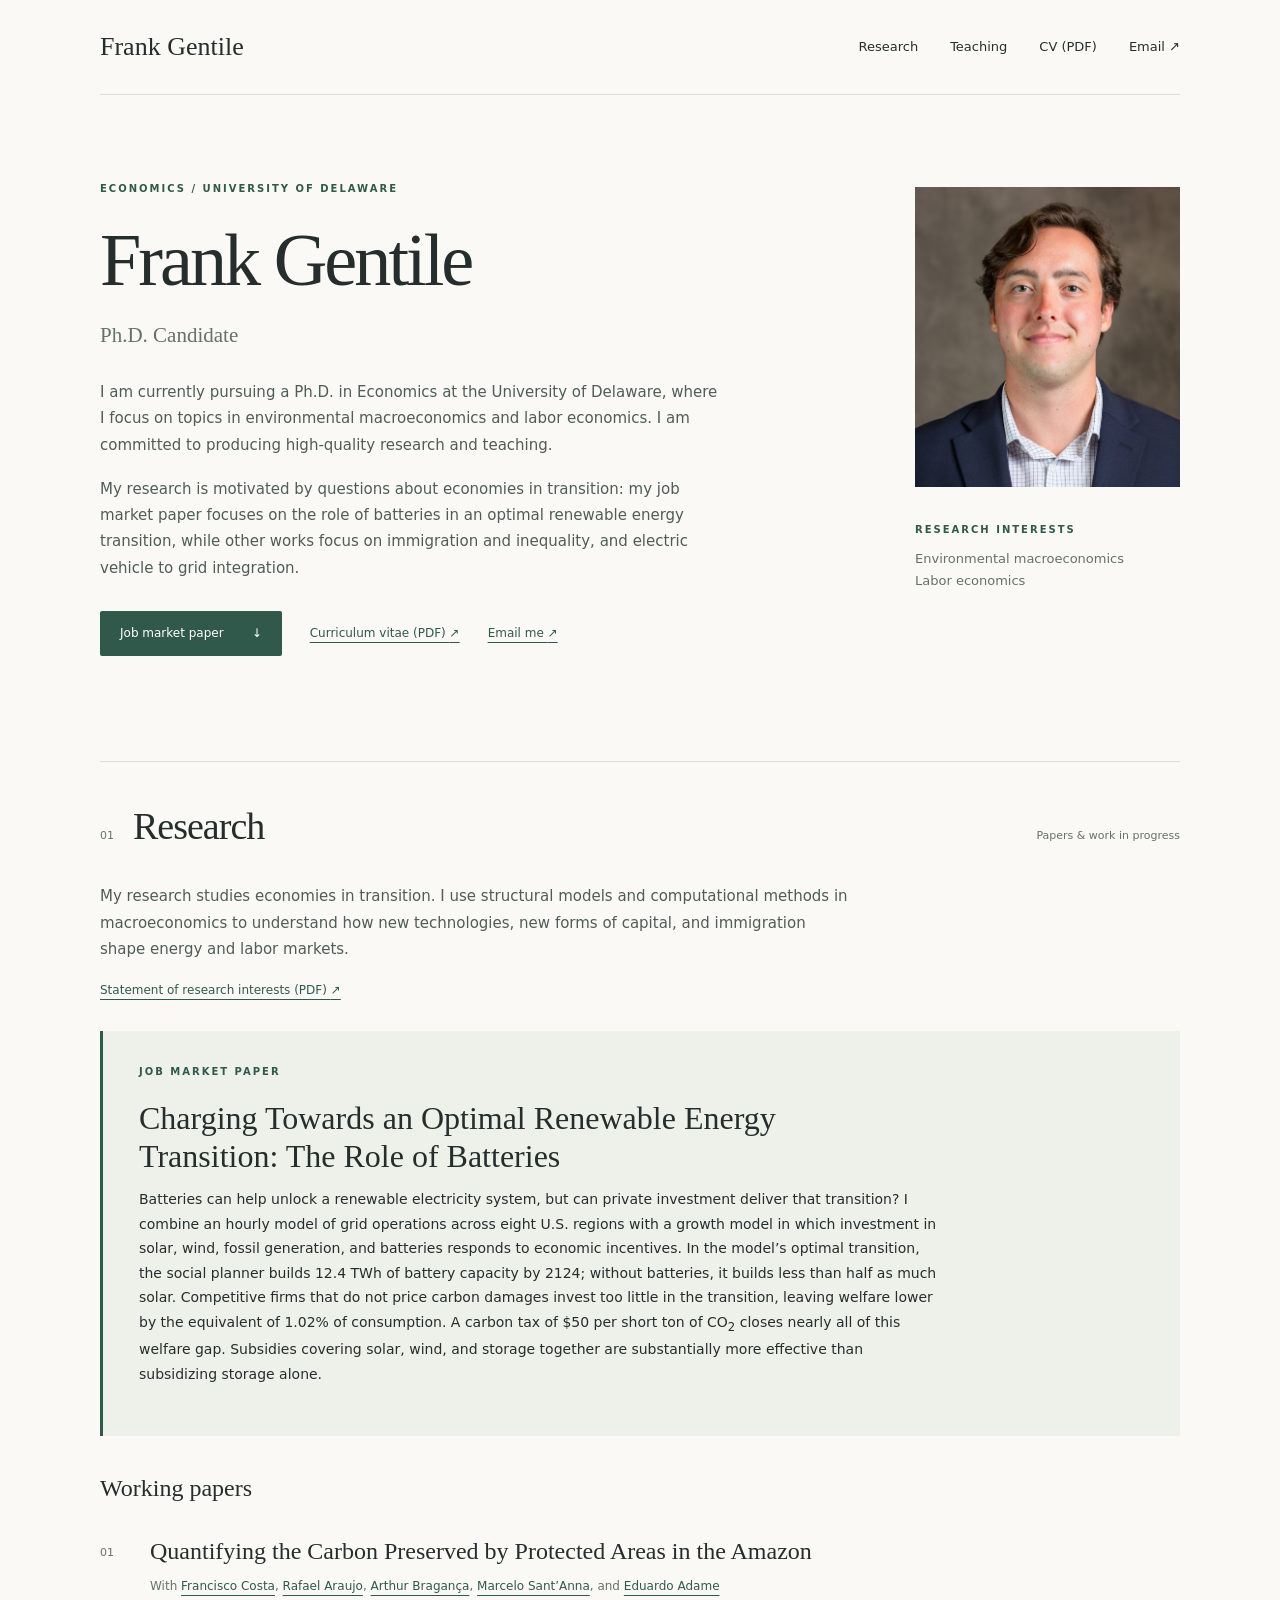
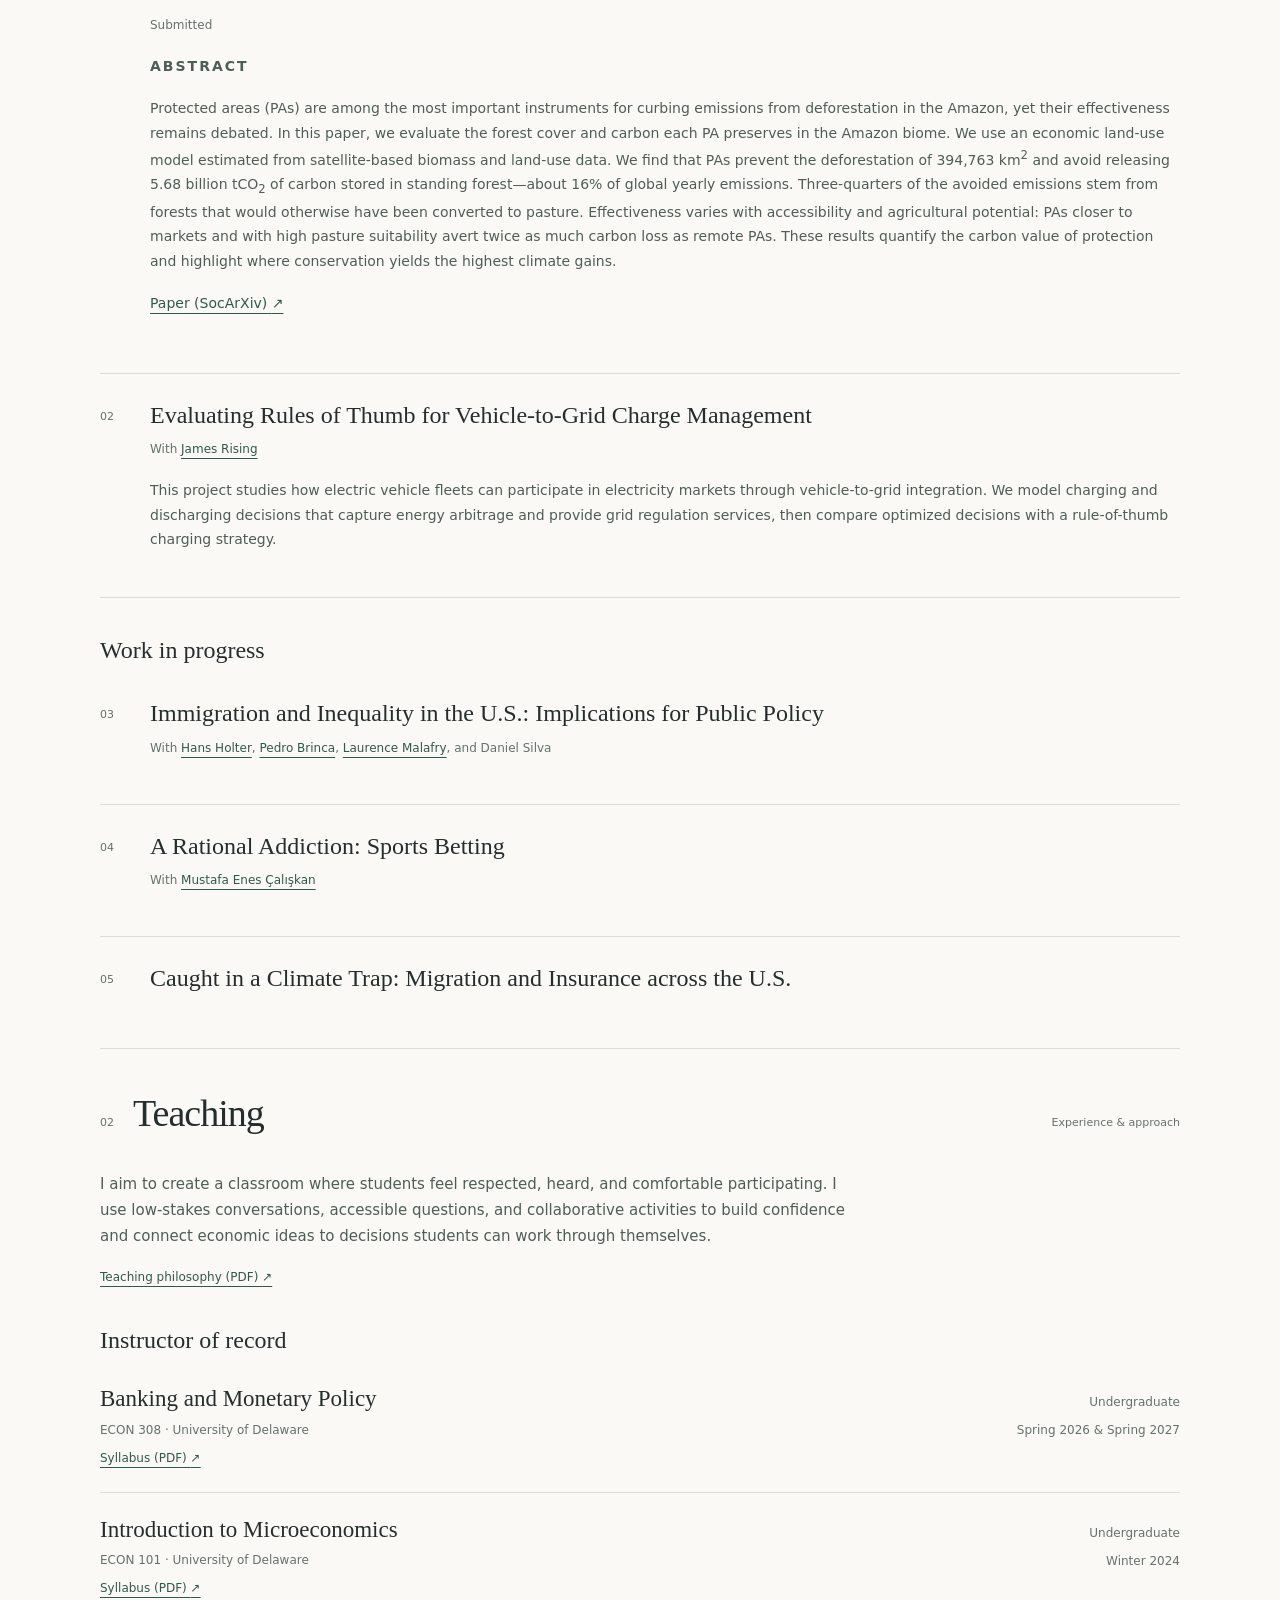
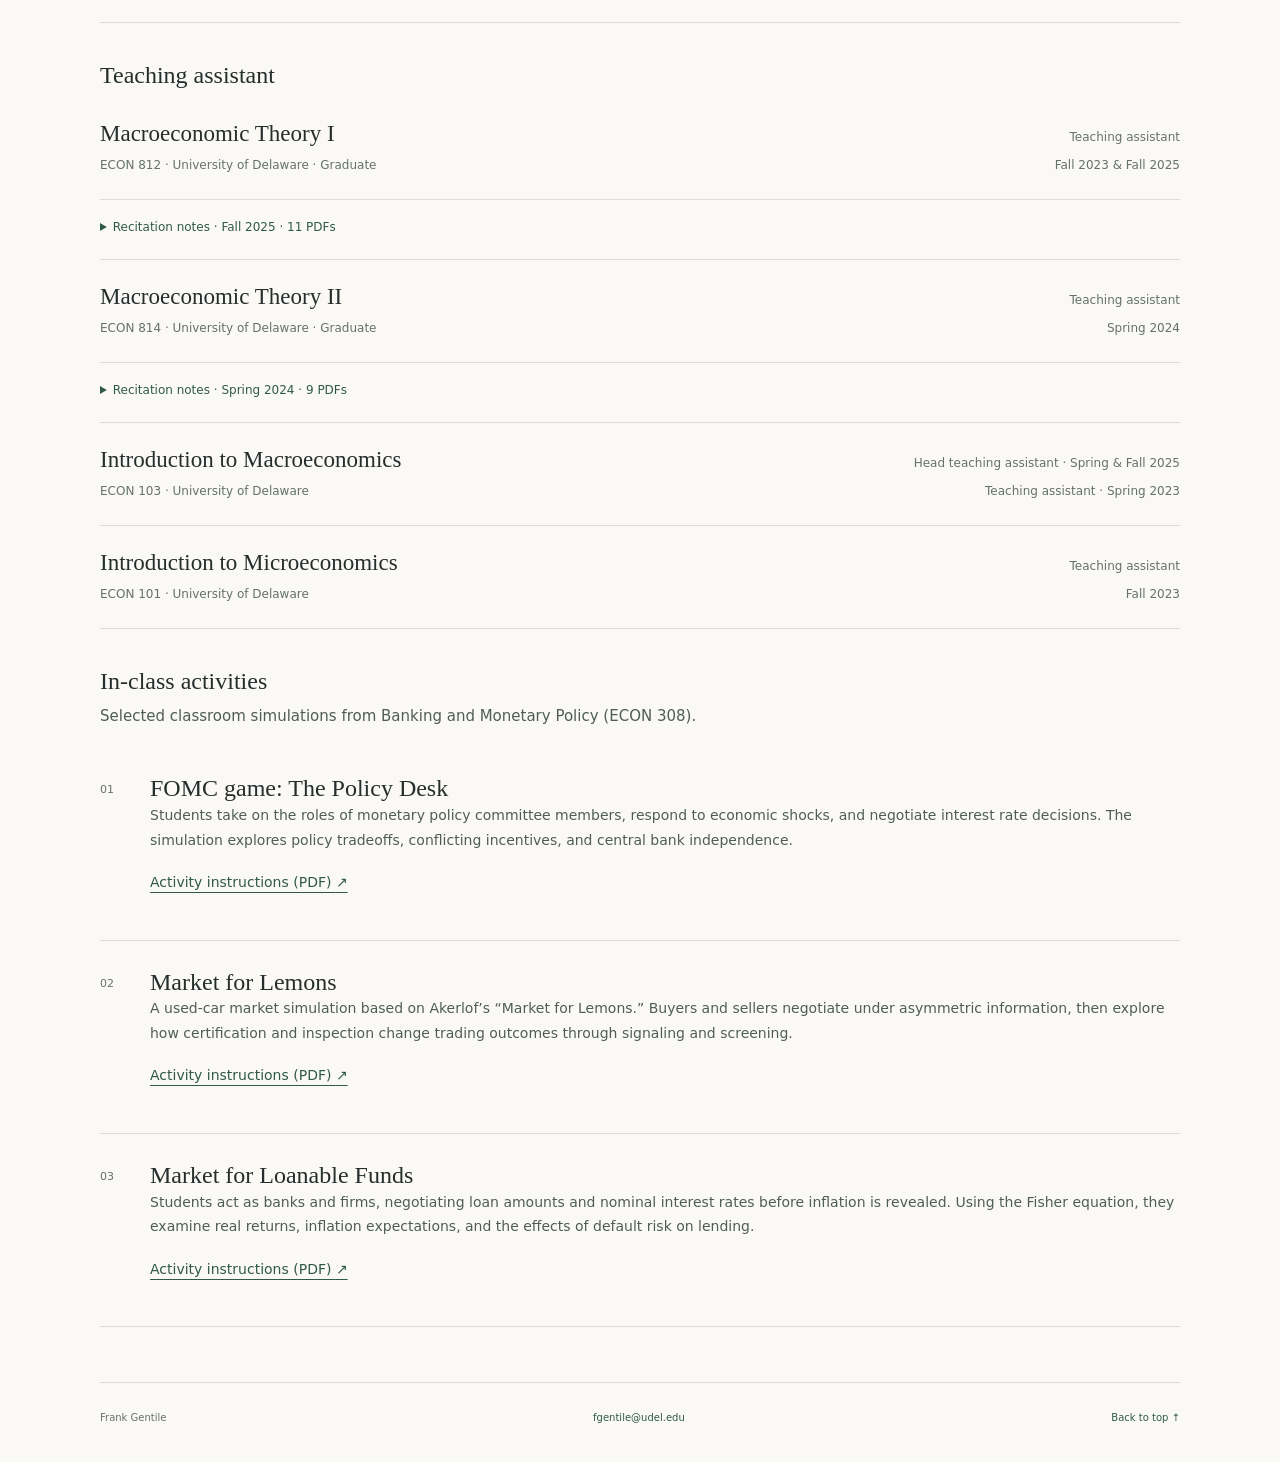
<file: index.html>
<!doctype html>
<html lang="en">
<head>
  <meta charset="utf-8">
  <meta name="viewport" content="width=device-width, initial-scale=1">
  <meta name="description" content="Frank Gentile — research, teaching, and academic CV.">
  <title>Frank Gentile | Research &amp; Teaching</title>
  <link rel="stylesheet" href="styles.css">
</head>
<body>
  <a class="skip-link" href="#main">Skip to content</a>
  <header class="site-header">
    <a class="wordmark" href="#home">Frank Gentile</a>
    <nav aria-label="Main navigation">
      <a href="#research">Research</a>
      <a href="#teaching">Teaching</a>
      <a href="GentileCV_Oct_21_2026.pdf">CV (PDF)</a>
      <a href="mailto:fgentile@udel.edu">Email <span aria-hidden="true">↗</span></a>
    </nav>
  </header>

  <main id="main">
    <section class="intro" id="home" aria-labelledby="intro-title">
      <div class="intro-copy">
        <p class="eyebrow">Economics / University of Delaware</p>
        <h1 id="intro-title">Frank Gentile</h1>
        <p class="role">Ph.D. Candidate</p>
        <p class="bio"> I am currently pursuing a Ph.D. in Economics at the University of Delaware,
          where I focus on topics in environmental macroeconomics and labor economics. I am committed to producing high-quality research and teaching. </p>
          <!-- [Introduce yourself in two or three sentences. State your affiliation, your main research fields, and the economic questions that motivate your work.]</p> -->
        <p class="bio">My research is motivated by questions about economies in transition: my job market paper focuses on
          the role of batteries in an optimal renewable energy transition, while other works focus on immigration and inequality, and electric vehicle to grid integration. </p>
          <!-- [Describe your current research agenda and the methods or data you use. Give visitors a clear sense of what connects your papers.]</p> -->
        <div class="intro-links">
          <a class="button" href="#job-market-paper">Job market paper <span aria-hidden="true">↓</span></a>
          <a class="text-link" href="GentileCV_Oct_21_2026.pdf">Curriculum vitae (PDF) <span aria-hidden="true">↗</span></a>
          <a class="text-link" href="mailto:fgentile@udel.edu">Email me <span aria-hidden="true">↗</span></a>
        </div>
        <!-- Add job market year and availability here when ready. -->
      </div>
      <aside class="profile" aria-label="Profile and research interests">
        <img class="headshot" src="headshot.jpg" alt="Frank Gentile">
        <!-- <div class="portrait-placeholder"><span class="portrait-initials" aria-hidden="true">FG</span><span class="portrait-caption">[Your headshot]</span></div> -->
        <div class="profile-details"><p class="eyebrow">Research interests</p><p>Environmental macroeconomics<br>Labor economics</p></div>
      </aside>
    </section>

    <section class="section" id="research" aria-labelledby="research-title">
      <div class="section-heading"><p class="section-number">01</p><h2 id="research-title">Research</h2><p class="section-aside">Papers &amp; work in progress</p></div>
      <p class="section-intro">My research studies economies in transition. I use structural models and computational methods in macroeconomics to understand how new technologies, new forms of capital, and immigration shape energy and labor markets.</p>
      <p class="statement-link"><a href="2statement_of_reseach_interests.pdf">Statement of research interests (PDF) <span aria-hidden="true">↗</span></a></p>
      <article class="featured-paper" id="job-market-paper">
        <div class="paper-label"><span class="eyebrow">Job market paper</span></div>
        <h3>Charging Towards an Optimal Renewable Energy Transition: The Role of Batteries</h3>
        <p class="paper-summary">Batteries can help unlock a renewable electricity system, but can private investment deliver that transition? I combine an hourly model of grid operations across eight U.S. regions with a growth model in which investment in solar, wind, fossil generation, and batteries responds to economic incentives. In the model’s optimal transition, the social planner builds 12.4 TWh of battery capacity by 2124; without batteries, it builds less than half as much solar. Competitive firms that do not price carbon damages invest too little in the transition, leaving welfare lower by the equivalent of 1.02% of consumption. A carbon tax of $50 per short ton of CO<sub>2</sub> closes nearly all of this welfare gap. Subsidies covering solar, wind, and storage together are substantially more effective than subsidizing storage alone.</p>
        <!-- The current draft is for private review; do not add a public link to it. -->
      </article>
      <div class="subsection-heading"><h3>Working papers</h3></div>
      <article class="paper-row">
        <span class="paper-index" aria-hidden="true">01</span>
        <div><h4>Quantifying the Carbon Preserved by Protected Areas in the Amazon</h4>
          <p class="authors">With <a href="https://sites.google.com/site/fjmcosta/">Francisco Costa</a>, <a href="https://rafaelcraraujo.github.io/">Rafael Araujo</a>, <a href="https://arthurbraganca7.github.io/">Arthur Bragança</a>, <a href="https://marcelosantanna.wordpress.com/">Marcelo Sant’Anna</a>, and <a href="https://eadame.ovh/">Eduardo Adame</a></p>
          <p class="authors">Submitted</p>
          <p class="eyebrow">Abstract</p>
          <p>Protected areas (PAs) are among the most important instruments for curbing emissions from deforestation in the Amazon, yet their effectiveness remains debated. In this paper, we evaluate the forest cover and carbon each PA preserves in the Amazon biome. We use an economic land-use model estimated from satellite-based biomass and land-use data. We find that PAs prevent the deforestation of 394,763 km<sup>2</sup> and avoid releasing 5.68 billion tCO<sub>2</sub> of carbon stored in standing forest—about 16% of global yearly emissions. Three-quarters of the avoided emissions stem from forests that would otherwise have been converted to pasture. Effectiveness varies with accessibility and agricultural potential: PAs closer to markets and with high pasture suitability avert twice as much carbon loss as remote PAs. These results quantify the carbon value of protection and highlight where conservation yields the highest climate gains.</p>
          <p class="statement-link"><a href="https://osf.io/preprints/socarxiv/4dxtw_v1">Paper (SocArXiv) <span aria-hidden="true">↗</span></a></p>
        </div>
      </article>
      <article class="paper-row">
        <span class="paper-index" aria-hidden="true">02</span>
        <div><h4>Evaluating Rules of Thumb for Vehicle-to-Grid Charge Management</h4>
          <p class="authors">With <a href="https://existencia.org/pro/">James Rising</a></p>
          <p>This project studies how electric vehicle fleets can participate in electricity markets through vehicle-to-grid integration. We model charging and discharging decisions that capture energy arbitrage and provide grid regulation services, then compare optimized decisions with a rule-of-thumb charging strategy.</p>
        </div>
      </article>
      <div class="subsection-heading"><h3>Work in progress</h3></div>
      <article class="paper-row">
        <span class="paper-index" aria-hidden="true">03</span>
        <div><h4>Immigration and Inequality in the U.S.: Implications for Public Policy</h4>
          <p class="authors">With <a href="https://sites.google.com/site/hansaholter/">Hans Holter</a>, <a href="https://pedrobrinca.pt/">Pedro Brinca</a>, <a href="https://www.aalto.fi/en/department-of-economics/laurence-malafry">Laurence Malafry</a>, and Daniel Silva</p>
        </div>
      </article>
      <article class="paper-row">
        <span class="paper-index" aria-hidden="true">04</span>
        <div><h4>A Rational Addiction: Sports Betting</h4>
          <p class="authors">With <a href="https://mecaliskan9.github.io/#top">Mustafa Enes Çalışkan</a></p>
        </div>
      </article>
      <article class="paper-row compact">
        <span class="paper-index" aria-hidden="true">05</span>
        <div><h4>Caught in a Climate Trap: Migration and Insurance across the U.S.</h4></div>
      </article>
    </section>

    <section class="section" id="teaching" aria-labelledby="teaching-title">
      <div class="section-heading"><p class="section-number">02</p><h2 id="teaching-title">Teaching</h2><p class="section-aside">Experience &amp; approach</p></div>
      <p class="section-intro">I aim to create a classroom where students feel respected, heard, and comfortable participating. I use low-stakes conversations, accessible questions, and collaborative activities to build confidence and connect economic ideas to decisions students can work through themselves.</p>
      <p class="statement-link"><a href="3statement_of_teaching_philosophy.pdf">Teaching philosophy (PDF) <span aria-hidden="true">↗</span></a></p>
      <div class="subsection-heading"><h3>Instructor of record</h3></div>
      <div class="course"><div><h3>Banking and Monetary Policy</h3><p>ECON 308 · University of Delaware</p><p><a href="money_banking_syllabus.pdf">Syllabus (PDF) <span aria-hidden="true">↗</span></a></p></div><div class="course-meta"><p>Undergraduate</p><p>Spring 2026 &amp; Spring 2027</p></div></div>
      <div class="course"><div><h3>Introduction to Microeconomics</h3><p>ECON 101 · University of Delaware</p><p><a href="Gentile_Econ101_Syllabus.pdf">Syllabus (PDF) <span aria-hidden="true">↗</span></a></p></div><div class="course-meta"><p>Undergraduate</p><p>Winter 2024</p></div></div>
      <div class="subsection-heading"><h3>Teaching assistant</h3></div>
      <div class="course"><div><h3>Macroeconomic Theory I</h3><p>ECON 812 · University of Delaware · Graduate</p></div><div class="course-meta"><p>Teaching assistant</p><p>Fall 2023 &amp; Fall 2025</p></div></div>
      <details class="recitation-notes">
        <summary>Recitation notes · Fall 2025 · 11 PDFs</summary>
        <ul class="notes-list" aria-label="Macroeconomic Theory I recitation PDFs">
              <li><a href="macro_theory_1_recitation/recitation1.pdf">Recitation 1 <span class="file-type">PDF</span></a></li>
              <li><a href="macro_theory_1_recitation/recitation2.pdf">Recitation 2 <span class="file-type">PDF</span></a></li>
              <li><a href="macro_theory_1_recitation/recitation3.pdf">Recitation 3 <span class="file-type">PDF</span></a></li>
              <li><a href="macro_theory_1_recitation/recitation4.pdf">Recitation 4 <span class="file-type">PDF</span></a></li>
              <li><a href="macro_theory_1_recitation/recitation5.pdf">Recitation 5 <span class="file-type">PDF</span></a></li>
              <li><a href="macro_theory_1_recitation/recitation6.pdf">Recitation 6 <span class="file-type">PDF</span></a></li>
              <li><a href="macro_theory_1_recitation/recitation7.pdf">Recitation 7 <span class="file-type">PDF</span></a></li>
              <li><a href="macro_theory_1_recitation/recitation8.pdf">Recitation 8 <span class="file-type">PDF</span></a></li>
              <li><a href="macro_theory_1_recitation/recitation9.pdf">Recitation 9 <span class="file-type">PDF</span></a></li>
              <li><a href="macro_theory_1_recitation/recitation10.pdf">Recitation 10 <span class="file-type">PDF</span></a></li>
              <li><a href="macro_theory_1_recitation/recitation11.pdf">Recitation 11 <span class="file-type">PDF</span></a></li>
        </ul>
      </details>
      <div class="course"><div><h3>Macroeconomic Theory II</h3><p>ECON 814 · University of Delaware · Graduate</p></div><div class="course-meta"><p>Teaching assistant</p><p>Spring 2024</p></div></div>
      <details class="recitation-notes">
        <summary>Recitation notes · Spring 2024 · 9 PDFs</summary>
        <ul class="notes-list" aria-label="Macroeconomic Theory II recitation PDFs">
              <li><a href="macro_theory_2_recitation/recitation2.pdf">Recitation 2 <span class="file-type">PDF</span></a></li>
              <li><a href="macro_theory_2_recitation/recitation3.pdf">Recitation 3 <span class="file-type">PDF</span></a></li>
              <li><a href="macro_theory_2_recitation/recitation4.pdf">Recitation 4 <span class="file-type">PDF</span></a></li>
              <li><a href="macro_theory_2_recitation/recitation5.pdf">Recitation 5 <span class="file-type">PDF</span></a></li>
              <li><a href="macro_theory_2_recitation/recitation6.pdf">Recitation 6 <span class="file-type">PDF</span></a></li>
              <li><a href="macro_theory_2_recitation/recitation7.pdf">Recitation 7 <span class="file-type">PDF</span></a></li>
              <li><a href="macro_theory_2_recitation/recitation8.pdf">Recitation 8 <span class="file-type">PDF</span></a></li>
              <li><a href="macro_theory_2_recitation/recitation9.pdf">Recitation 9 <span class="file-type">PDF</span></a></li>
              <li><a href="macro_theory_2_recitation/recitation11.pdf">Recitation 11 <span class="file-type">PDF</span></a></li>
        </ul>
      </details>
      <div class="course"><div><h3>Introduction to Macroeconomics</h3><p>ECON 103 · University of Delaware</p></div><div class="course-meta"><p>Head teaching assistant · Spring &amp; Fall 2025</p><p>Teaching assistant · Spring 2023</p></div></div>
      <div class="course"><div><h3>Introduction to Microeconomics</h3><p>ECON 101 · University of Delaware</p></div><div class="course-meta"><p>Teaching assistant</p><p>Fall 2023</p></div></div>
      <div class="subsection-heading"><h3>In-class activities</h3></div>
      <p class="section-intro">Selected classroom simulations from Banking and Monetary Policy (ECON 308).</p>
      <article class="paper-row">
        <span class="paper-index" aria-hidden="true">01</span>
        <div><h4>FOMC game: The Policy Desk</h4>
          <p>Students take on the roles of monetary policy committee members, respond to economic shocks, and negotiate interest rate decisions. The simulation explores policy tradeoffs, conflicting incentives, and central bank independence.</p>
          <p><a href="teaching-activities/fomc-policy-desk.pdf">Activity instructions (PDF) <span aria-hidden="true">↗</span></a></p>
        </div>
      </article>
      <article class="paper-row">
        <span class="paper-index" aria-hidden="true">02</span>
        <div><h4>Market for Lemons</h4>
          <p>A used-car market simulation based on Akerlof’s “Market for Lemons.” Buyers and sellers negotiate under asymmetric information, then explore how certification and inspection change trading outcomes through signaling and screening.</p>
          <p><a href="teaching-activities/market-for-lemons.pdf">Activity instructions (PDF) <span aria-hidden="true">↗</span></a></p>
        </div>
      </article>
      <article class="paper-row">
        <span class="paper-index" aria-hidden="true">03</span>
        <div><h4>Market for Loanable Funds</h4>
          <p>Students act as banks and firms, negotiating loan amounts and nominal interest rates before inflation is revealed. Using the Fisher equation, they examine real returns, inflation expectations, and the effects of default risk on lending.</p>
          <p><a href="teaching-activities/market-for-loanable-funds.pdf">Activity instructions (PDF) <span aria-hidden="true">↗</span></a></p>
        </div>
      </article>
    </section>
  </main>
  <footer><span>Frank Gentile</span><a href="mailto:fgentile@udel.edu">fgentile@udel.edu</a><a href="#home">Back to top ↑</a></footer>
</body>
</html>
</file>
<file: styles.css>
:root{--paper:#faf9f6;--ink:#252e2d;--muted:#66716b;--green:#31594b;--line:#dcded5;--wash:#eef1e9;--serif:Georgia,'Times New Roman',serif;--sans:system-ui,-apple-system,BlinkMacSystemFont,'Segoe UI',sans-serif}
*{box-sizing:border-box}html{scroll-behavior:smooth;scroll-padding-top:30px}body{margin:0;background:var(--paper);color:var(--ink);font:16px/1.75 var(--sans);-webkit-font-smoothing:antialiased}a{color:var(--green);text-underline-offset:5px}a:hover{text-decoration:underline}a:focus-visible,summary:focus-visible{outline:3px solid #997635;outline-offset:5px}p{margin:0 0 18px}h1,h2,h3,h4{font-family:var(--serif);font-weight:400;line-height:1.2;margin:0}h1{font-size:clamp(48px,5.8vw,78px);letter-spacing:-3px}h2{font-size:38px;letter-spacing:-1px}h3{font-size:25px}h4{font-size:24px}.site-header,main,footer{width:min(1080px,calc(100% - 80px));margin:auto}.site-header{display:flex;align-items:center;justify-content:space-between;gap:24px;padding:32px 0;border-bottom:1px solid var(--line)}.wordmark{font:26px var(--serif);text-decoration:none;color:var(--ink)}.wordmark-dot{color:var(--green)}nav{display:flex;gap:32px;font-size:13px}nav a{text-decoration:none;color:var(--ink)}.intro{display:grid;grid-template-columns:minmax(0,1fr) 265px;gap:100px;padding:85px 0 75px}.eyebrow{text-transform:uppercase;letter-spacing:2px;font-size:10px;font-weight:650;color:var(--green);margin-bottom:18px}.role{font:21px/1.5 var(--serif);color:var(--muted);margin-top:15px;margin-bottom:28px}.bio{font-size:15px;max-width:620px;color:#505d56}.intro-links{display:flex;align-items:center;gap:28px;flex-wrap:wrap;margin:30px 0}.button{display:inline-flex;gap:28px;background:var(--green);color:white;text-decoration:none;padding:12px 20px;font-size:12px;border-radius:2px}.button:hover{background:#234336;text-decoration:none}.text-link{font-size:12px}.market-note{display:flex;align-items:flex-start;gap:10px;border-top:1px solid var(--line);padding-top:20px;font-size:12px;color:var(--muted)}.market-note p{margin:0}.status-dot{width:6px;height:6px;border-radius:50%;background:var(--green);margin-top:8px;flex-shrink:0}.profile{padding-top:7px}.portrait-placeholder{height:300px;display:flex;flex-direction:column;align-items:center;justify-content:center;background:#e6e9df;border:1px solid #dce0d4;color:#607060}.portrait-initials{font:80px var(--serif);letter-spacing:-5px;opacity:.55}.portrait-caption{font-size:11px;margin-top:20px;letter-spacing:1px}.headshot{width:100%;height:300px;object-fit:cover}.profile-details{margin-top:25px;font-size:13px;color:var(--muted)}.profile-details .eyebrow{margin-bottom:9px}.section{border-top:1px solid var(--line);padding:42px 0 55px}.section-heading{display:flex;align-items:baseline;gap:19px;margin-bottom:34px}.section-number{font-size:11px;color:var(--muted);margin:0}.section-aside{margin:0 0 0 auto;font-size:11px;color:var(--muted)}.featured-paper{background:var(--wash);border-left:3px solid var(--green);padding:32px 36px}.paper-label{display:flex;justify-content:space-between;gap:20px}.paper-year{font-size:11px;color:var(--muted)}.featured-paper h3{font-size:32px;max-width:760px;margin-bottom:12px}.authors{font-size:12px;color:var(--muted);margin-top:10px;margin-bottom:18px}.paper-summary{font-size:14px;max-width:800px}.document-placeholders{display:flex;gap:24px;flex-wrap:wrap;font-size:11px;color:var(--muted);margin-top:21px}.document-placeholders a{font-size:12px}.document-placeholder{font-size:13px;color:var(--muted)}details{font-size:14px;max-width:800px}summary{cursor:pointer;color:var(--green);font-size:12px;width:fit-content}details[open] summary{margin-bottom:14px}details p{color:#505d56}.subsection-heading{display:flex;align-items:baseline;justify-content:space-between;gap:20px;margin:38px 0 7px}.subsection-heading h3{font-size:24px}.subsection-heading p{font-size:11px;color:var(--muted);margin:0}.paper-row{display:grid;grid-template-columns:35px 1fr;gap:15px;padding:27px 0;border-bottom:1px solid var(--line)}.paper-index{font-size:11px;color:var(--muted);padding-top:6px}.paper-row p:not(.authors){font-size:14px;color:#505d56}.paper-row .document-placeholders{margin-top:14px}.compact{border:0;padding-bottom:0}.section-intro{font-size:15px;max-width:750px;color:#505d56}.course{display:flex;justify-content:space-between;gap:25px;border-bottom:1px solid var(--line);padding:23px 0}.course h3{font-size:23px}.course p{font-size:12px;color:var(--muted);margin:7px 0 0}.course-meta{text-align:right}.helper-note{font-size:12px;color:var(--muted);margin-top:22px}.cv-grid{display:grid;grid-template-columns:1.15fr 1fr;gap:100px}.education{border-left:1px solid var(--line);padding-left:35px}.education h3{font-size:20px}.education div+div{margin-top:22px}.education p:not(.eyebrow){font-size:12px;color:var(--muted);margin-top:5px}.contact-grid{display:grid;grid-template-columns:1fr 1fr;gap:60px}.contact-grid p{font-size:13px;color:var(--muted)}.contact-grid .eyebrow{font-size:10px;color:var(--green)}.contact-grid .contact-primary{font:25px var(--serif);color:var(--ink)}footer{border-top:1px solid var(--line);padding:26px 0 35px;display:flex;justify-content:space-between;gap:20px;font-size:10px;color:var(--muted)}footer a{text-decoration:none}.skip-link{position:absolute;top:-100px;left:20px;padding:10px;background:var(--paper);z-index:10}.skip-link:focus{top:10px}
@media(min-width:1400px){.intro{padding-top:100px;padding-bottom:90px}}
@media(max-width:800px){.site-header,main,footer{width:calc(100% - 40px)}.intro{gap:40px;grid-template-columns:minmax(0,1fr) 205px;padding-top:55px}.portrait-placeholder,.headshot{height:245px}nav{gap:17px}.cv-grid{gap:35px}.featured-paper{padding:26px}.section-aside{display:none}}
@media(max-width:600px){.site-header{align-items:flex-start;flex-direction:column;padding:22px 0;gap:18px}nav{width:100%;justify-content:space-between;gap:10px}.intro{grid-template-columns:1fr;gap:35px;padding:42px 0}h1{letter-spacing:-2px}.profile{display:grid;grid-template-columns:125px 1fr;gap:25px;align-items:center}.portrait-placeholder,.headshot{height:150px}.portrait-initials{font-size:50px}.portrait-caption{font-size:9px;margin-top:10px}.profile-details{margin-top:0}.profile-details p{margin-bottom:0}.section{padding:32px 0 38px}h2{font-size:32px}.section-heading{gap:12px;margin-bottom:26px}.featured-paper{padding:24px 20px}.featured-paper h3{font-size:27px}.subsection-heading{display:block}.subsection-heading p{margin-top:10px}.paper-row{grid-template-columns:20px 1fr;gap:12px}.cv-grid,.contact-grid{grid-template-columns:1fr;gap:30px}.education{border-left:0;padding-left:0;border-top:1px solid var(--line);padding-top:25px}.course{display:block}.course-meta{text-align:left;margin-top:12px}footer{flex-wrap:wrap}footer span:nth-child(2){display:none}.intro-links{gap:20px}.contact-primary{overflow-wrap:anywhere}}
@media(prefers-reduced-motion:reduce){html{scroll-behavior:auto}}

.statement-link{font-size:12px;margin:0 0 30px}.teaching-interests{font-size:15px;color:#505d56;max-width:750px;margin:28px 0 0}.course-meta{flex-shrink:0}
@media(max-width:600px){.course-meta{flex-shrink:1}}

.recitation-notes{max-width:none;padding:17px 0 21px;border-bottom:1px solid var(--line)}
.recitation-notes summary{font-size:12px}
.notes-list{list-style:none;padding:0;margin:18px 0 0;display:grid;grid-template-columns:repeat(4,minmax(0,1fr));gap:9px 18px}
.notes-list a{font-size:12px;display:inline-flex;align-items:baseline;gap:8px}
.file-type{font-size:9px;color:var(--muted);letter-spacing:.7px}
@media(max-width:800px){.notes-list{grid-template-columns:repeat(3,minmax(0,1fr))}}
@media(max-width:600px){.notes-list{grid-template-columns:repeat(2,minmax(0,1fr))}}

.activity-materials{margin:0 0 18px}.materials-list{padding-left:20px;margin:14px 0}.materials-list li{margin:6px 0}.materials-list a{font-size:12px}
</file>
